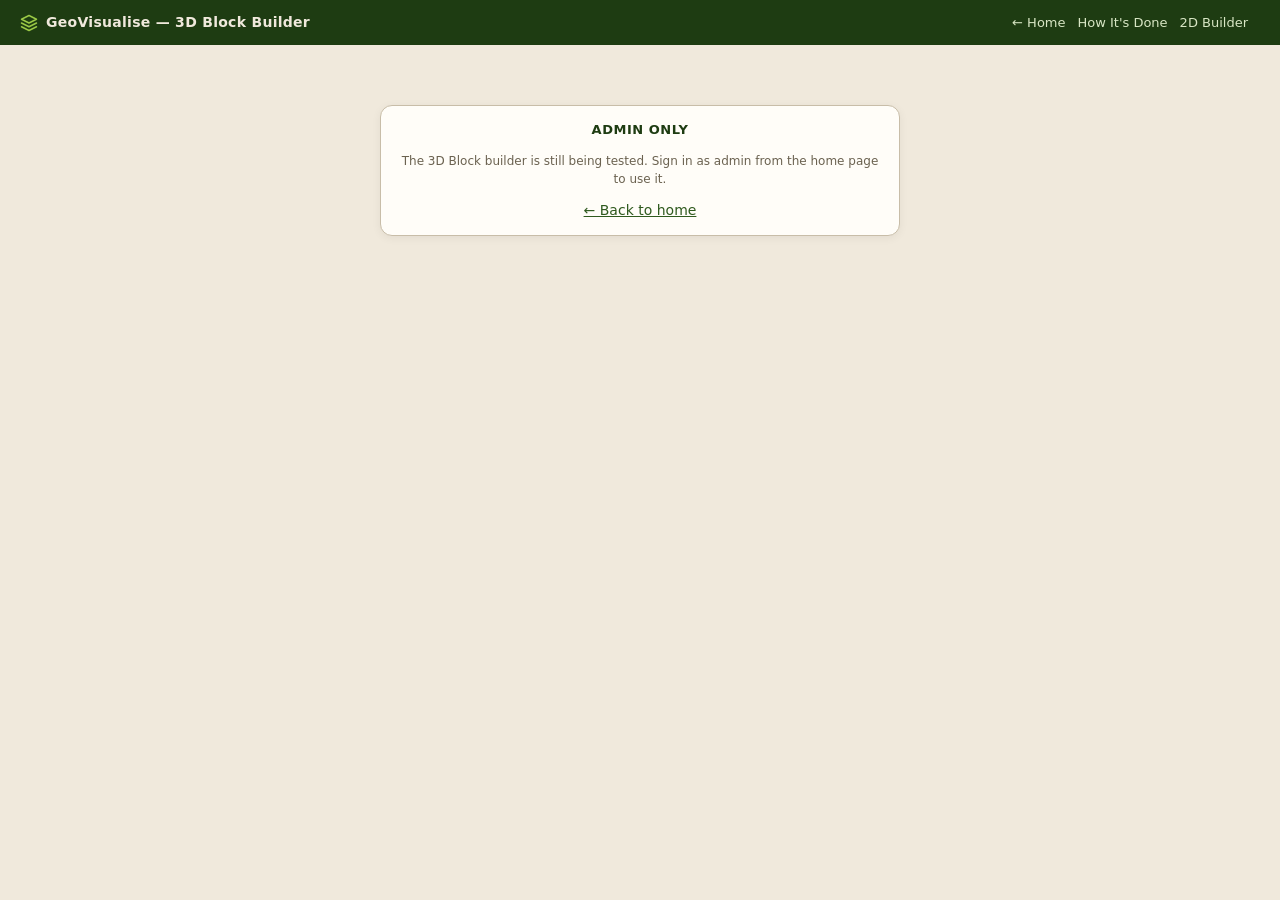
<file: web/builder3d.html>
<!DOCTYPE html>
<html lang="en">
<head>
  <meta charset="UTF-8">
  <meta name="viewport" content="width=device-width, initial-scale=1.0">
  <title>GeoVisualise — 3D Block Builder</title>
  <meta name="description" content="Build a 3D soil block from Hong Kong ground-investigation boreholes under the Lands Department 3D map, slice it, and export the section to GeoStudio or PLAXIS.">
  <link rel="icon" href="data:image/svg+xml,%3Csvg xmlns='http://www.w3.org/2000/svg' viewBox='0 0 24 24' fill='none' stroke='%239ac845' stroke-width='2'%3E%3Cpolygon points='12 2 2 7 12 12 22 7 12 2'/%3E%3Cpolyline points='2 17 12 22 22 17'/%3E%3Cpolyline points='2 12 12 17 22 12'/%3E%3C/svg%3E">
  <link rel="preconnect" href="https://cdn.jsdelivr.net" crossorigin>
  <link rel="preconnect" href="https://data.map.gov.hk" crossorigin>
  <script type="importmap">
  {
    "imports": {
      "three": "https://cdn.jsdelivr.net/npm/three@0.185.1/build/three.module.js",
      "three/addons/": "https://cdn.jsdelivr.net/npm/three@0.185.1/examples/jsm/",
      "3d-tiles-renderer/three": "https://cdn.jsdelivr.net/npm/3d-tiles-renderer@0.5.3/build/index.three.js",
      "3d-tiles-renderer/three/plugins": "https://cdn.jsdelivr.net/npm/3d-tiles-renderer@0.5.3/build/index.three-plugins.js"
    }
  }
  </script>
  <style>
    :root{
      --cream:#f0e9dc; --card:#fffdf8; --card2:#f7f2e8; --border:#c8bda8;
      --ink:#1a1a0f; --forest:#2f5a1e; --forest-d:#1e3c12; --gold:#8a6508; --muted:#6b6250;
    }
    *{box-sizing:border-box}
    body{margin:0;background:var(--cream);color:var(--ink);
      font-family:'Outfit','Segoe UI',system-ui,sans-serif;font-size:14px;line-height:1.5}
    a{color:var(--forest)}
    header{display:flex;align-items:center;flex-wrap:wrap;gap:8px 12px;padding:12px 20px;
      background:var(--forest-d);color:#f0e9dc}
    header .logo{display:flex;align-items:center;gap:8px;font-weight:600;letter-spacing:.02em}
    header .spacer{flex:1}
    header a{color:#d8e6c4;text-decoration:none;font-size:13px;white-space:nowrap}
    .wrap{display:grid;grid-template-columns:360px 1fr;gap:16px;padding:16px;max-width:1600px;margin:0 auto}
    .wrap>.panel{min-width:0}
    @media(max-width:940px){.wrap{grid-template-columns:1fr}}
    .panel{background:var(--card);border:1px solid var(--border);border-radius:12px;
      box-shadow:0 2px 10px rgba(0,0,0,.06);padding:14px}
    .panel h3{margin:14px 0 6px;font-size:13px;color:var(--forest-d);text-transform:uppercase;letter-spacing:.04em;font-weight:600}
    .panel h3:first-child{margin-top:0}
    label{display:block;font-size:12px;color:var(--muted);margin:8px 0 3px;font-weight:500}
    label.inline{display:flex;align-items:center;gap:6px;margin:4px 0;color:var(--ink);font-size:13px}
    label.inline input{width:auto}
    select,input{width:100%;padding:6px 8px;border:1px solid var(--border);border-radius:8px;
      background:var(--card2);font-family:inherit;font-size:13px;color:var(--ink)}
    input[type=range]{padding:0}
    button{cursor:pointer;border:none;border-radius:8px;padding:7px 12px;font-family:inherit;
      font-size:13px;font-weight:600;background:var(--forest);color:#fff}
    button:hover{background:var(--forest-d)}
    button:disabled{opacity:.5;cursor:not-allowed}
    button.ghost{background:var(--card2);color:var(--forest-d);border:1px solid var(--border)}
    button.gold{background:var(--gold)}
    .row{display:flex;gap:6px;flex-wrap:wrap;align-items:center;margin-top:6px}
    .hint{font-size:12px;color:var(--muted)}
    .status{font-size:12px;margin-top:6px;padding:6px 8px;border-radius:8px;background:var(--card2)}
    .status.err{background:#f6dcd6;color:#7a2416}
    .status.ok{background:#e3eed6;color:#24420f}
    .tabs{display:flex;flex-wrap:wrap;gap:4px;border-bottom:2px solid var(--border);margin-bottom:12px}
    .tab{padding:8px 14px;border-radius:8px 8px 0 0;background:transparent;color:var(--muted);
      font-weight:600;border:1px solid transparent;border-bottom:none}
    .tab:hover{background:var(--card2)}
    .tab.active{background:var(--card2);color:var(--forest-d);border-color:var(--border)}
    .tabpane{display:none}
    .tabpane.active{display:block}
    #map{height:70vh;min-height:380px;border-radius:10px;border:1px solid var(--border)}
    #view3d{position:relative;height:72vh;min-height:400px;border-radius:10px;overflow:hidden;
      background:#e9ede4;border:1px solid var(--border)}
    #view3d .tag{position:absolute;left:10px;top:10px;font-size:9px;font-weight:700;letter-spacing:1.8px;color:#ad7946;pointer-events:none}
    #view3d .tag b{display:block;font:400 11px 'Segoe UI',sans-serif;letter-spacing:0;color:#728079;margin-top:2px}
    #north{position:absolute;right:14px;top:12px;width:30px;height:30px;pointer-events:none;color:#253e38;
      font:700 10px 'Segoe UI',sans-serif;text-align:center;line-height:1}
    #north::after{content:'';display:block;margin:2px auto 0;width:0;height:0;
      border-left:6px solid transparent;border-right:6px solid transparent;border-bottom:16px solid #253e38}
    #view3d canvas{display:block}
    #view3d .overlay{position:absolute;left:10px;bottom:10px;font-size:11px;color:#3d3529;
      background:rgba(255,253,248,.85);padding:4px 8px;border-radius:6px;pointer-events:none}
    #sec-svg{width:100%;height:auto;background:#fff;border:1px solid var(--border);border-radius:10px}
    .legend div{display:flex;align-items:center;gap:6px;font-size:12.5px;margin:2px 0}
    .legend .sw,label .sw{width:14px;height:14px;border-radius:3px;border:1px solid #3d3529;flex:0 0 auto}
    .val{font-variant-numeric:tabular-nums;color:var(--forest-d);font-weight:600}
    .grid2{display:grid;grid-template-columns:1fr 1fr;gap:0 8px}
    .grid2 input{width:100%}
    #st-out table{width:100%;border-collapse:collapse;margin-top:4px}
    #st-out td{padding:2px 0;vertical-align:top} #st-out td:last-child{text-align:right;font-variant-numeric:tabular-nums;white-space:nowrap}
    #st-out .h{font-weight:700;padding-top:6px}
    #st-out .sw{display:inline-block;width:11px;height:11px;border-radius:2px;border:1px solid #3d3529;margin-right:5px;vertical-align:-1px}
    #locked{max-width:520px;margin:60px auto;text-align:center}
      /* inside the 2D builder's 3D tabs: no page chrome, no dataset picker, no own save */
    .embed header,.embed .solo{display:none}
    .embed body{background:transparent}
    .embed .wrap{padding:0;max-width:none}
    .embed .solo+h3{margin-top:0}
    /* one page, no inner tabs: the 3D block, then its section + export, then the boundary map */
    .embed .tabs{display:none}
    .embed .tabpane{display:block;margin-bottom:18px}
    .embed .out{display:flex;flex-direction:column}
    .embed [data-pane=block]{order:1} .embed [data-pane=section]{order:2} .embed [data-pane=map]{order:3}
    /* fixed heights: the frame grows to fit this page, so nothing here may depend on the frame's height */
    .embed #view3d{height:640px} .embed #map{height:420px}
    .stage{display:none} .embed .stage{display:block;margin:0 0 8px}
  </style>
  <script>if (new URLSearchParams(location.search).has('embed')) document.documentElement.classList.add('embed');</script>
</head>
<body>
  <header>
    <span class="logo">
      <svg width="18" height="18" viewBox="0 0 24 24" fill="none" stroke="#9ac845" stroke-width="2" stroke-linecap="round" stroke-linejoin="round">
        <polygon points="12 2 2 7 12 12 22 7 12 2"></polygon>
        <polyline points="2 17 12 22 22 17"></polyline>
        <polyline points="2 12 12 17 22 12"></polyline>
      </svg>
      GeoVisualise — 3D Block Builder
    </span>
    <span class="spacer"></span>
    <a href="index.html">← Home</a>
    <a href="how.html">How It's Done</a>
    <a href="builder.html">2D Builder</a>
    <span id="auth-slot"></span>
  </header>

  <div id="locked" class="panel" style="display:none">
    <h3>Admin only</h3>
    <p class="hint">The 3D Block builder is still being tested. Sign in as admin from the home page to use it.</p>
    <a href="index.html">← Back to home</a>
  </div>

  <div class="wrap" id="app" style="display:none">
    <!-- ── CONTROLS ── -->
    <div class="panel">
      <div class="solo">
      <h3>1 · Dataset</h3>
      <select id="ds-select"></select>
      <div class="row">
        <button id="ds-load">Load</button>
        <label class="ghost" style="margin:0"><input type="file" id="ds-file" accept=".csv,text/csv" style="display:none">
          <span class="hint" style="cursor:pointer;text-decoration:underline">or open a project CSV…</span></label>
      </div>
      <div id="ds-note" class="status" style="display:none"></div>
      </div>

      <h3>2 · Site boundary</h3>
      <div class="hint">Draw the area the block should fill on the site map.</div>
      <div class="row">
        <button id="bd-draw">Draw boundary</button>
        <button class="ghost" id="bd-fit">Box around boreholes</button>
      </div>
      <div id="bd-info" class="hint" style="margin-top:4px"></div>

      <h3>3 · Block</h3>
      <label>Top of soil follows</label>
      <label class="inline"><input type="radio" name="top" value="dtm" checked> Lands Dept bare-earth ground model</label>
      <label class="inline"><input type="radio" name="top" value="bh"> Borehole ground levels</label>
      <div class="hint">Where there are AGS boreholes, the 0.5 m LiDAR ground (CEDD 2020) loads by itself when you build.</div>
      <label for="lidar-file" title="Elsewhere the ground model is on a 5 m grid. You can add your own CEDD RASTER-DTM tiles from sdportal.cedd.gov.hk; they stay on your computer.">Your own 0.5 m LiDAR tile(s) (.tif) — optional</label>
      <input type="file" id="lidar-file" accept=".tif,.tiff,image/tiff" multiple>
      <div id="lidar-note" class="status" style="display:none"></div>
      <div class="hint">LiDAR data © CEDD, HKSAR Government. Your own tiles are kept for this visit only.</div>
      <label for="base">Block base level (mPD) — blank = 5 m below the deepest hole</label>
      <input type="number" id="base" step="1" placeholder="auto">
      <label for="detail">Detail</label>
      <select id="detail">
        <option value="60">Coarse (fast)</option>
        <option value="120" selected>Normal</option>
        <option value="200">Fine</option>
        <option value="300">Very fine (for 0.5 m LiDAR, slower)</option>
      </select>
      <label class="inline"><input type="checkbox" id="use-tp"> Include trial pits</label>
      <div class="row"><button class="gold" id="build">Build 3D block</button></div>
      <div id="build-note" class="status" style="display:none"></div>

      <h3>Layers</h3>
      <div id="legend" class="legend hint">Build the block to see its layers.</div>

      <h3>View</h3>
      <label>Vertical exaggeration <span class="val" id="vex-val">1×</span></label>
      <input type="range" id="vex" min="1" max="5" step="0.5" value="1">
      <label class="inline" title="The top of the block in one ground colour with contour lines every 2 m, so only the sides and the cut show geology."><input type="checkbox" id="terr-on" checked> <span class="sw" style="background:#7f9f73"></span> Terrain surface + 2 m contours</label>
      <label class="inline" title="Existing buildings standing inside the site boundary (Lands Dept building map: outline + roof level), drawn as plain white blocks. They are cut away with the ground when you slice a section."><input type="checkbox" id="bld-on" checked> <span class="sw" style="background:#f1f1ea"></span> Existing buildings (white blocks)</label>
      <label class="inline" title="Roads from the Lands Dept road centre lines, drawn at a typical width for each road type (no widths are published). Bridges, flyovers and footbridges from the Highways Dept structure outlines, with the deck level taken from the Lands Dept 5 m ground model. Trimmed to the site boundary and cut away with the ground."><input type="checkbox" id="infra-on" checked> <span class="sw" style="background:#f1f1ea"></span> Roads &amp; bridges (white)</label>
      <label class="inline"><input type="checkbox" id="mesh-on"> Lands Dept 3D photo map</label>
      <label class="inline" title="The photo map is the top of the trees and roofs. Inside the boundary it is laid flat on the block's ground surface; just outside, trees are lowered gradually."><input type="checkbox" id="mesh-flat" checked> Remove trees &amp; buildings over the site</label>
      <label>Photo map opacity <span class="val" id="mesh-op-val">100%</span></label>
      <input type="range" id="mesh-op" min="0" max="1" step="0.05" value="1">
      <label>Photo map height adjustment (m) <span class="val" id="mesh-dz-val"></span></label>
      <div class="row" style="margin-top:0">
        <input type="number" id="mesh-dz" step="0.1" value="0" style="width:110px">
        <button class="ghost" id="mesh-level" title="Line the photo map up with the ground levels again">Auto-level</button>
      </div>
      <label class="inline"><input type="checkbox" id="holes-on"> Show boreholes</label>

      <h3>4 · Slice</h3>
      <label class="inline"><input type="checkbox" id="sl-on"> Cut the block</label>
      <div class="hint">In the 3D view, drag the arrow to move the cut and the ring to turn it. The sliders do the same.</div>
      <label>Direction (° from north) <span class="val" id="sl-az-val">90°</span></label>
      <input type="range" id="sl-az" min="0" max="179" step="1" value="90">
      <label>Position <span class="val" id="sl-off-val">0 m</span></label>
      <input type="range" id="sl-off" min="-100" max="100" step="0.5" value="0">
      <label class="inline"><input type="checkbox" id="sl-flip"> Keep the other side</label>
      <div class="row"><button class="ghost" id="sl-look">Face the cut</button></div>

      <h3>5 · Proposed structure</h3>
      <label class="inline"><input type="checkbox" id="st-on"> Add a proposed structure (a box)</label>
      <div id="st-form" style="display:none">
        <div class="hint">Place a box on the site to see what ground it sits in and how much digging or filling it needs. It shows on the map, in the 3D view and on the section, and updates as you type.</div>
        <div class="row">
          <button class="ghost" id="st-place" title="Then click the spot on the site map">Place on map</button>
          <button class="ghost" id="st-centre" title="Move it to the middle of the site boundary">Centre of site</button>
        </div>
        <div class="grid2">
          <div><label for="st-e">Easting (m)</label><input type="number" id="st-e" step="0.5"></div>
          <div><label for="st-n">Northing (m)</label><input type="number" id="st-n" step="0.5"></div>
          <div><label for="st-len">Length (m)</label><input type="number" id="st-len" min="1" step="0.5"></div>
          <div><label for="st-wid">Width (m)</label><input type="number" id="st-wid" min="1" step="0.5"></div>
        </div>
        <label for="st-rot" title="Bearing of the long side, clockwise from north. 0° = the length runs north–south, 90° = east–west.">Rotation (° from north) <span class="val" id="st-rot-val">0°</span></label>
        <input type="range" id="st-rot" min="0" max="179" step="1" value="0">
        <div class="grid2">
          <div><label for="st-found" title="Level of the underside of the structure">Founding level (mPD)</label><input type="number" id="st-found" step="0.5"></div>
          <div><label for="st-height" title="From the founding level up to the top">Height (m)</label><input type="number" id="st-height" min="0.5" step="0.5"></div>
        </div>
        <div id="st-out" class="status" style="display:none"></div>
      </div>

      <div class="solo">
      <h3>Save</h3>
      <div class="row">
        <button class="ghost" id="save-cloud" disabled title="Open one of your saved datasets to save back to it">Save changes</button>
        <button class="ghost" id="save-file">Download project CSV</button>
      </div>
      <div id="save-note" class="status" style="display:none"></div>
      </div>
    </div>

    <!-- ── OUTPUT ── -->
    <div class="panel out">
      <div class="tabs">
        <button class="tab active" data-tab="map">1 · Site Map</button>
        <button class="tab" data-tab="block">2 · 3D Block</button>
        <button class="tab" data-tab="section">3 · Section &amp; Export</button>
      </div>
      <div class="tabpane active" data-pane="map">
        <h3 class="stage">Site boundary map</h3>
        <div id="map"></div>
        <div class="hint" style="margin-top:6px">Green dots: boreholes in the dataset. Orange: site boundary. Red: slice line (A → B). Brown: proposed structure (drag its pin to move it).</div>
      </div>
      <div class="tabpane" data-pane="block">
        <div id="view3d">
          <div class="tag">CONCEPT MODEL<b>Layers are estimated between boreholes · not for construction</b></div>
          <div id="north">N</div>
          <div class="overlay" id="view-info">Drag to rotate · right-drag to pan · scroll to zoom · with the cut on: drag the arrow to move it, the ring to turn it</div>
        </div>
        <div class="row">
          <button class="ghost" id="exp-view" disabled title="A picture of the 3D view exactly as it is on screen">Download 3D view (PNG)</button>
          <button class="ghost" id="exp-glb" disabled title="The whole block, buildings, roads and structure as a 3D model file, true scale, in metres. Opens in Blender, Windows 3D Viewer, or any glTF viewer.">Download 3D model (GLB)</button>
        </div>
        <div id="view-note" class="status" style="display:none"></div>
      </div>
      <div class="tabpane" data-pane="section">
        <h3 class="stage">3D cross-section &amp; export</h3>
        <div id="sec-empty" class="hint">Turn on “Cut the block” to get a section.</div>
        <svg id="sec-svg" style="display:none" xmlns="http://www.w3.org/2000/svg"></svg>
        <div class="row">
          <button id="exp-dxf" disabled>Download DXF (GeoStudio / PLAXIS 2D)</button>
          <button class="ghost" id="exp-png" disabled>Download PNG</button>
        </div>
        <div class="hint" style="margin-top:6px">DXF is at true scale (no exaggeration): x = chainage from A (m), y = level (mPD), one closed outline per layer.
          GeoStudio: File › Import › CAD drawing. PLAXIS 2D: Structures › Import geometry.</div>
      </div>
    </div>
  </div>

  <script src="admin.js"></script>
  <script>
    // Same client-side admin gate as the 3D features in the 2D builder (not real security).
    document.getElementById(window.GeoAdmin.isAdmin() ? 'app' : 'locked').style.display = '';
  </script>
  <script type="module" src="builder3d.js"></script>
</body>
</html>
</file>
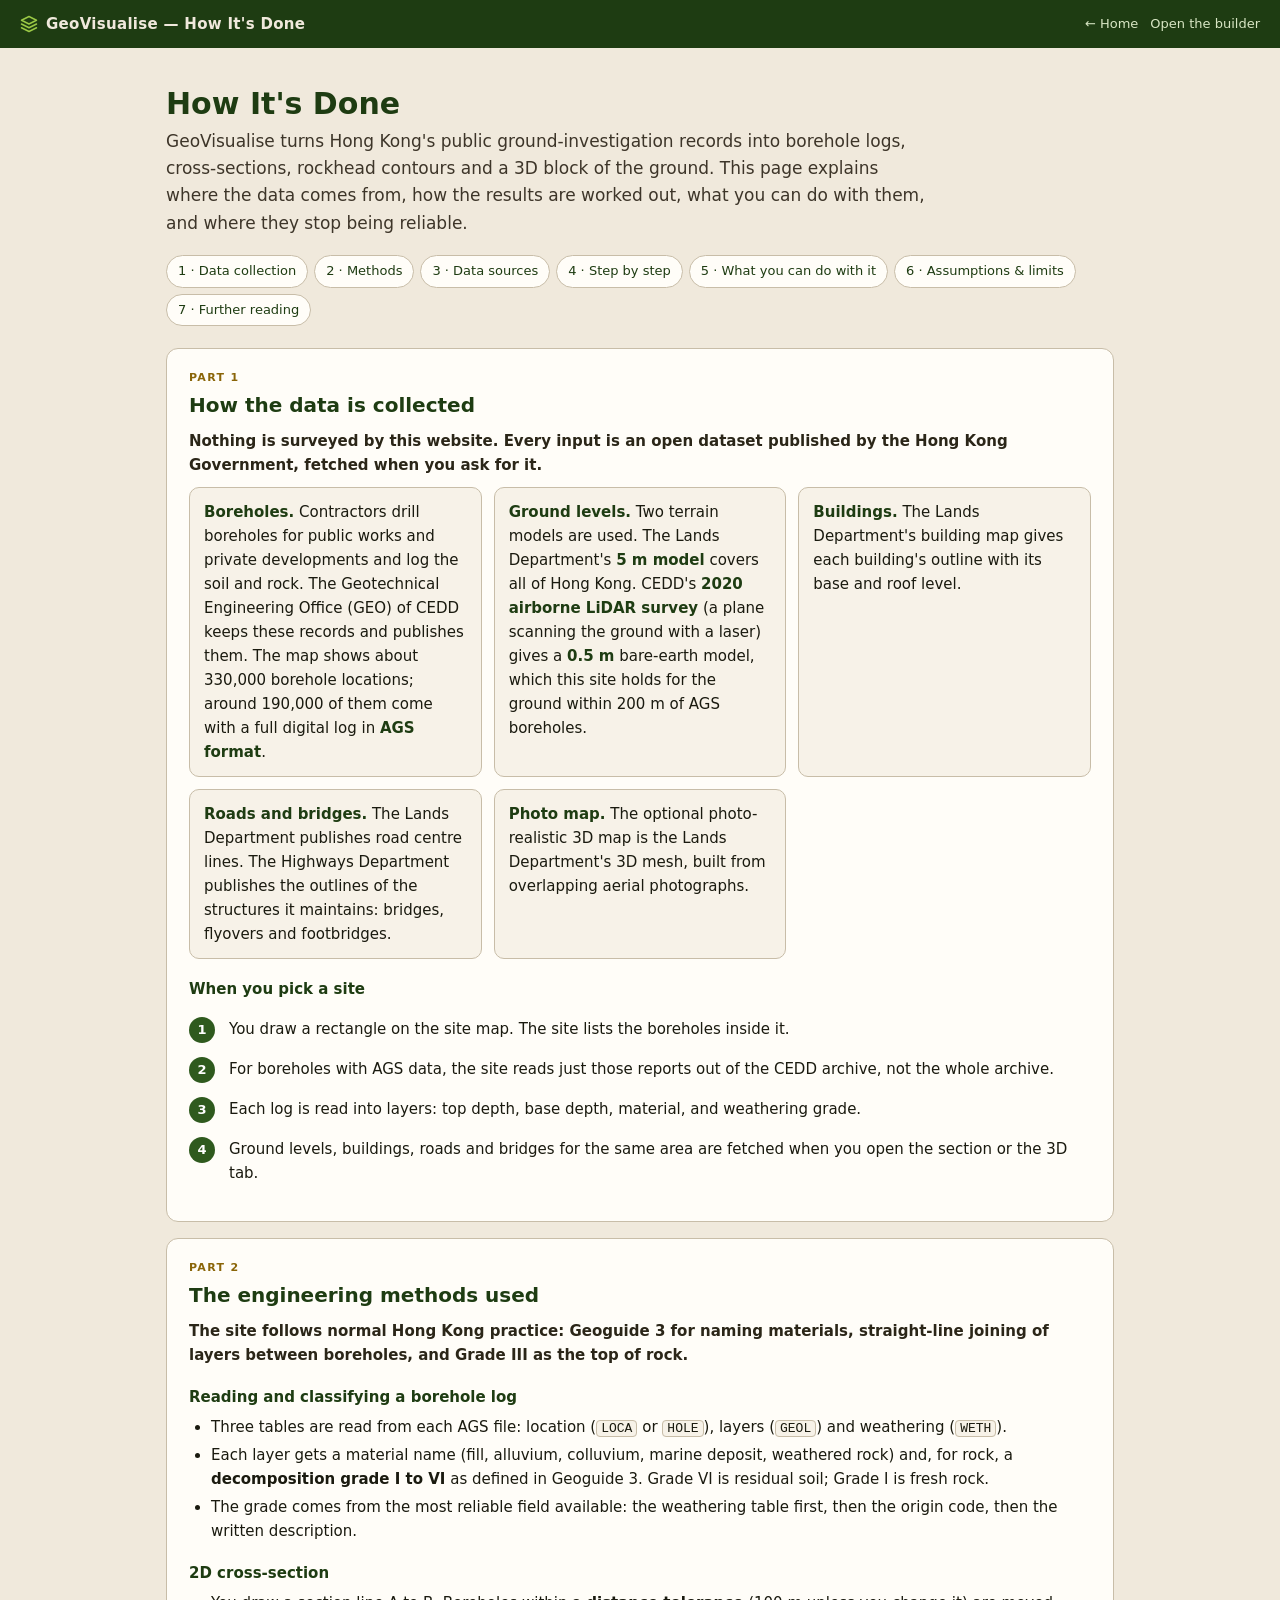
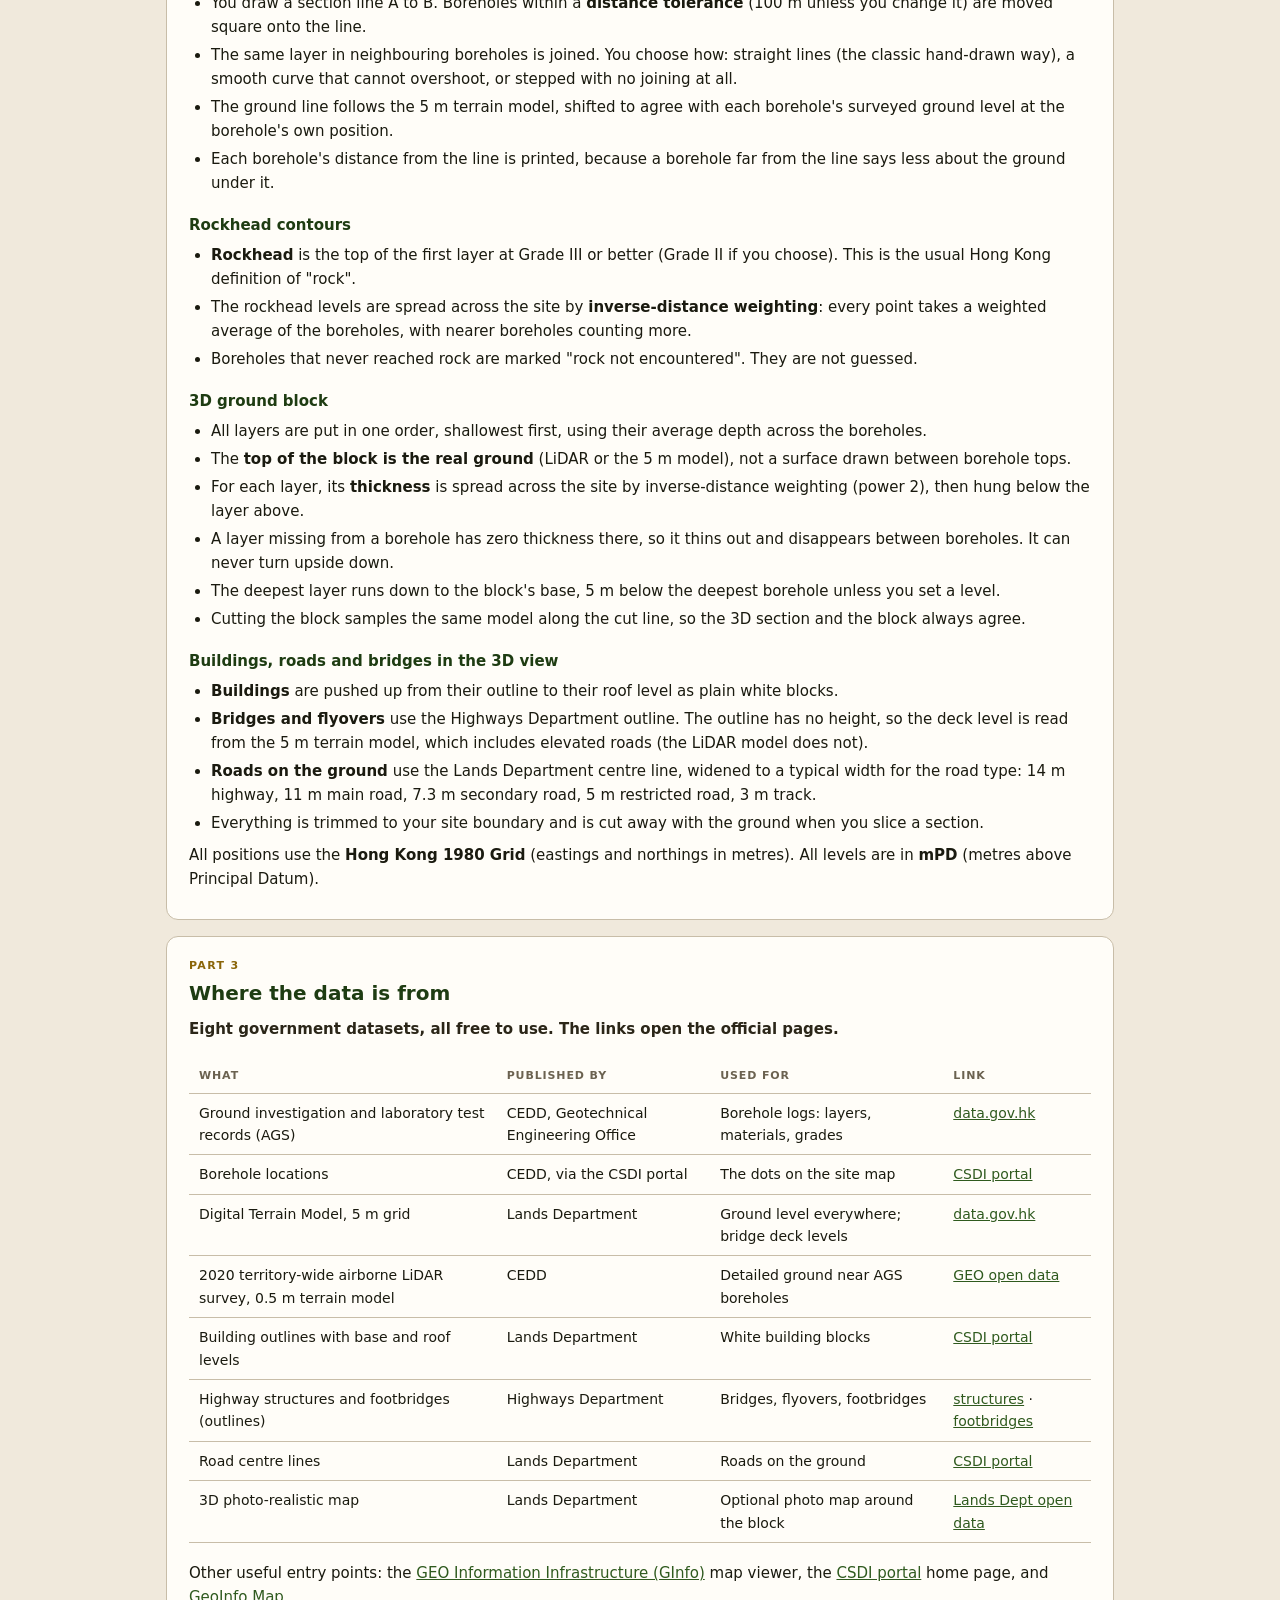
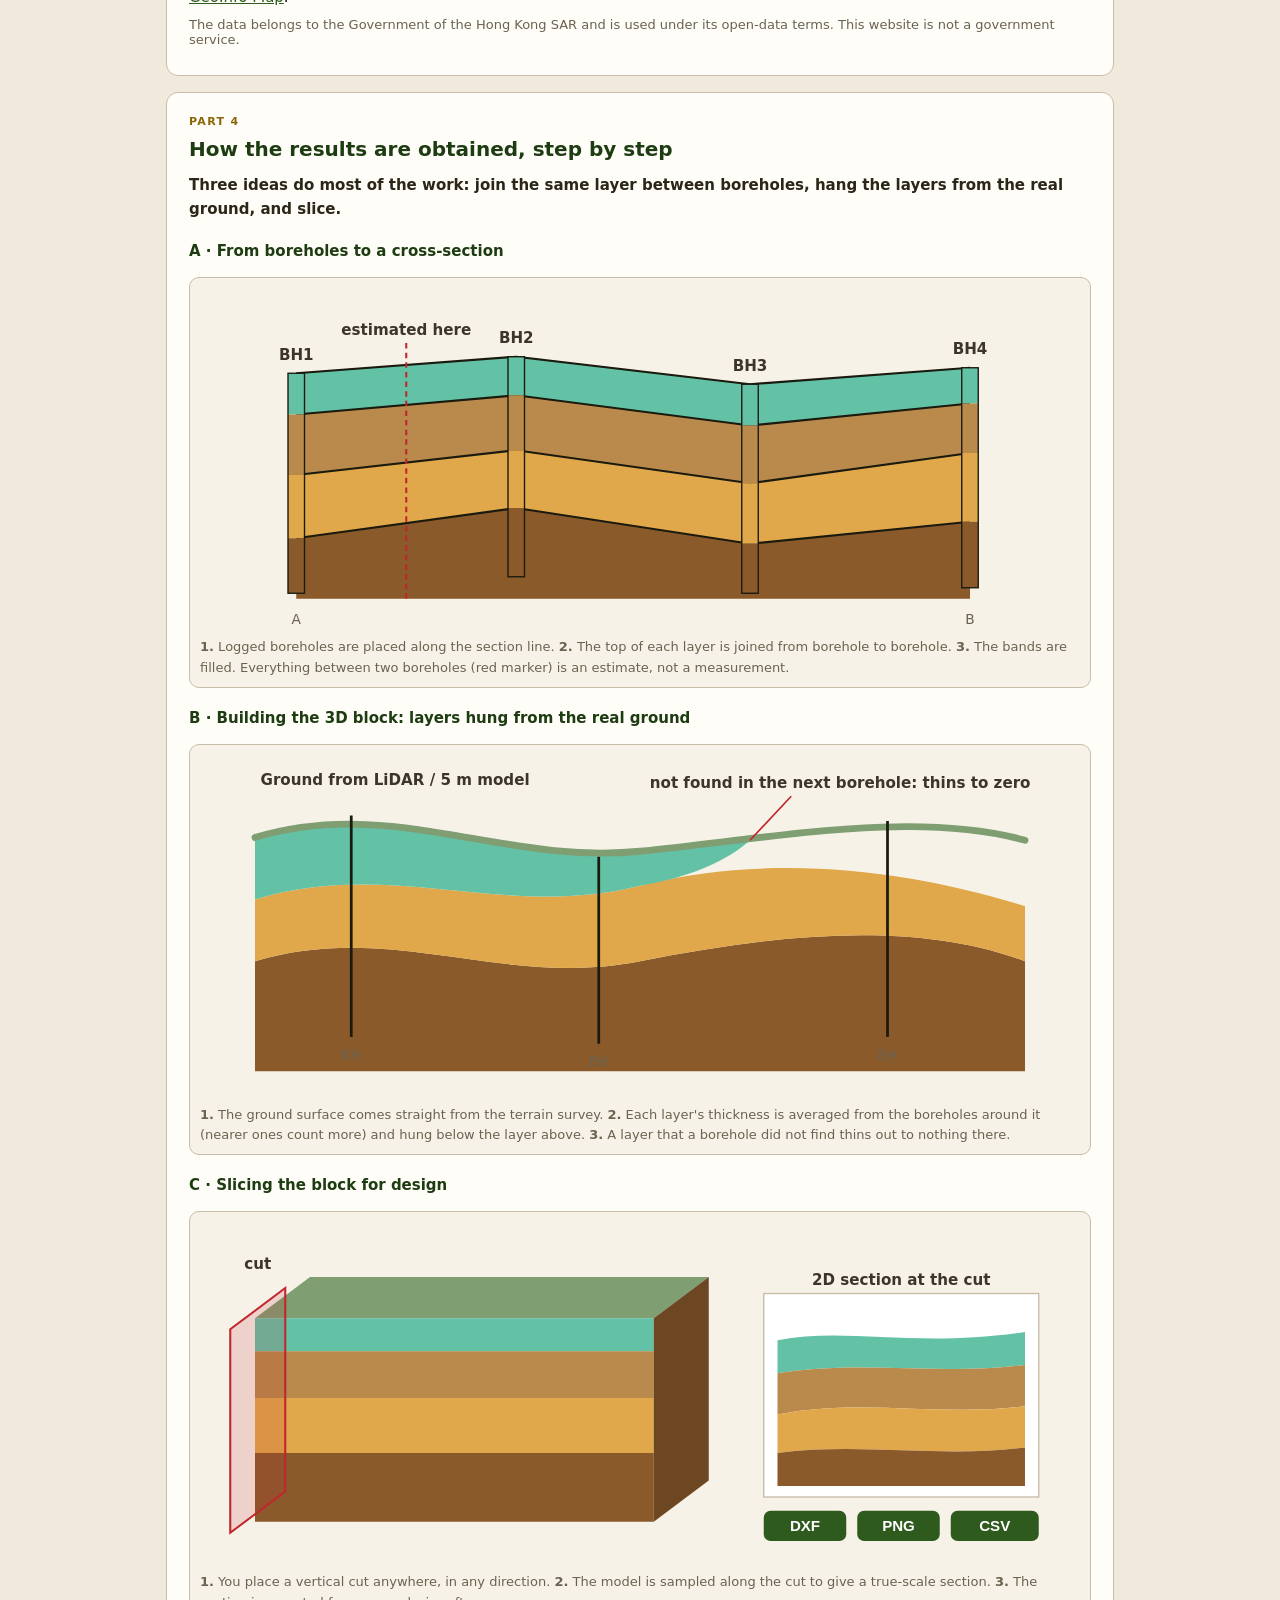
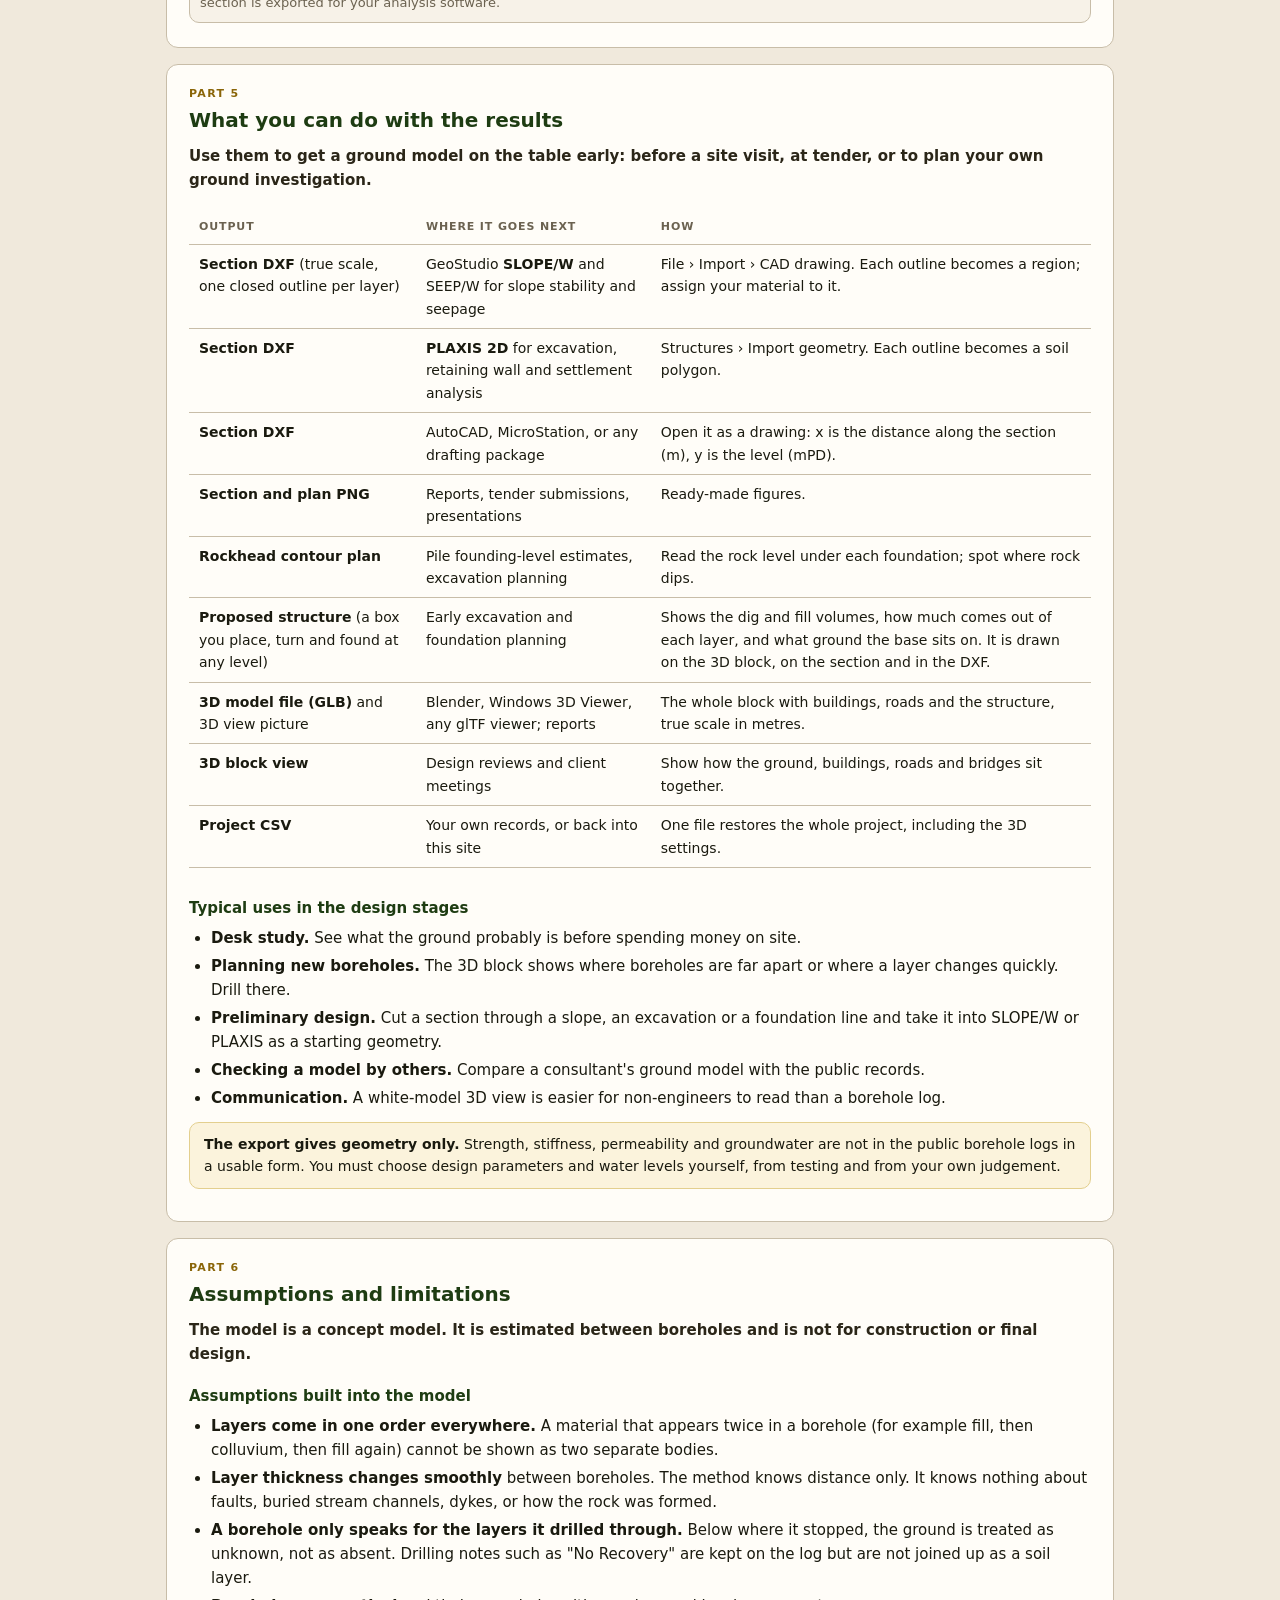
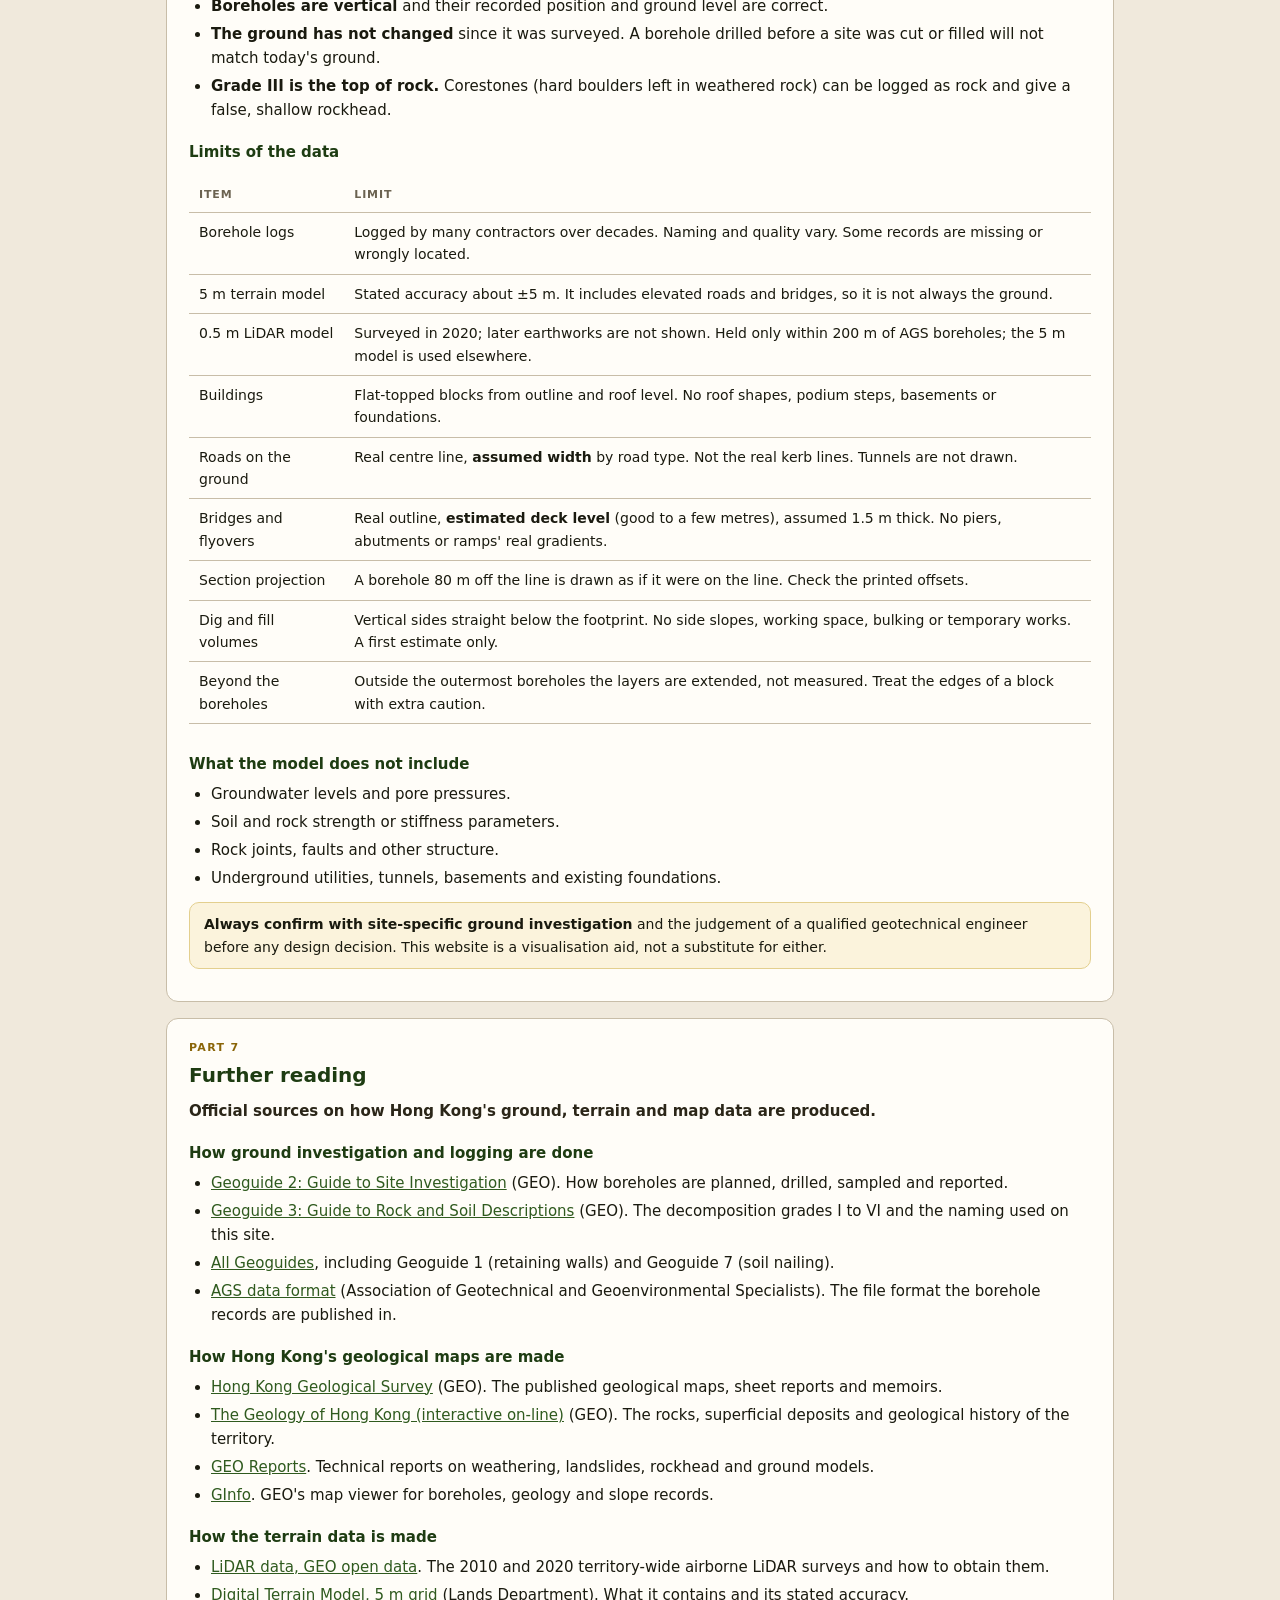
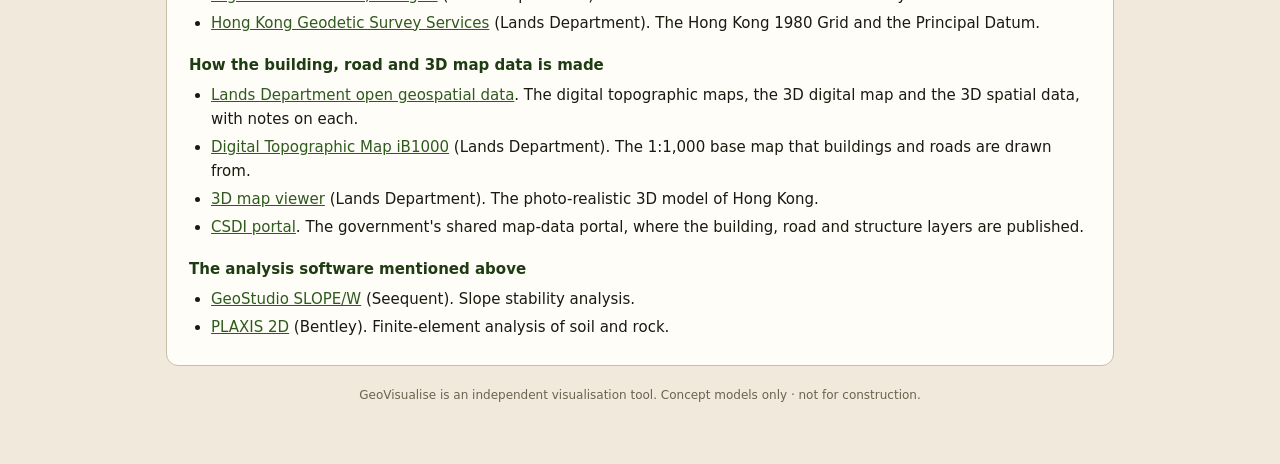
<file: web/how.html>
<!DOCTYPE html>
<html lang="en">
<head>
  <meta charset="UTF-8">
  <meta name="viewport" content="width=device-width, initial-scale=1.0">
  <title>GeoVisualise — How It's Done</title>
  <meta name="description" content="Where GeoVisualise gets its Hong Kong borehole, terrain, building and road data, how the cross-sections and the 3D ground model are worked out, what you can do with them, and their limits.">
  <link rel="icon" href="data:image/svg+xml,%3Csvg xmlns='http://www.w3.org/2000/svg' viewBox='0 0 24 24' fill='none' stroke='%239ac845' stroke-width='2'%3E%3Cpolygon points='12 2 2 7 12 12 22 7 12 2'/%3E%3Cpolyline points='2 17 12 22 22 17'/%3E%3Cpolyline points='2 12 12 17 22 12'/%3E%3C/svg%3E">
  <style>
    :root{
      --cream:#f0e9dc; --card:#fffdf8; --card2:#f7f2e8; --border:#c8bda8;
      --ink:#1a1a0f; --forest:#2f5a1e; --forest-d:#1e3c12; --gold:#8a6508; --muted:#6b6250;
      --fill:#63c2a6; --coll:#b98a4b; --soil:#e0a84a; --rock:#8a5a2b; --sage:#7f9f73;
    }
    *{box-sizing:border-box}
    body{margin:0;background:var(--cream);color:var(--ink);
      font-family:'Outfit','Segoe UI',system-ui,sans-serif;font-size:15px;line-height:1.6}
    a{color:var(--forest)}
    header{display:flex;align-items:center;flex-wrap:wrap;gap:8px 12px;padding:12px 20px;
      background:var(--forest-d);color:#f0e9dc}
    header .logo{display:flex;align-items:center;gap:8px;font-weight:600;letter-spacing:.02em}
    header .spacer{flex:1}
    header a{color:#d8e6c4;text-decoration:none;font-size:13px;white-space:nowrap}
    main{max-width:980px;margin:0 auto;padding:20px 16px 60px}
    h1{font-size:30px;line-height:1.2;margin:18px 0 6px;color:var(--forest-d)}
    .lede{font-size:17px;color:#3d3529;margin:0 0 18px;max-width:760px}
    nav.toc{display:flex;flex-wrap:wrap;gap:6px;margin:0 0 22px}
    nav.toc a{padding:5px 11px;border:1px solid var(--border);border-radius:999px;background:var(--card);
      text-decoration:none;font-size:13px;color:var(--forest-d)}
    section{background:var(--card);border:1px solid var(--border);border-radius:12px;padding:20px 22px;margin:0 0 16px}
    h2{font-size:20px;margin:0 0 4px;color:var(--forest-d)}
    h2 small{display:block;font-size:11px;font-weight:700;letter-spacing:.12em;text-transform:uppercase;color:var(--gold);margin-bottom:2px}
    h3{font-size:15px;margin:18px 0 4px;color:var(--forest-d)}
    p{margin:8px 0}
    ul,ol{margin:6px 0;padding-left:22px}
    li{margin:4px 0}
    .answer{font-weight:600;color:#2b2618}
    table{width:100%;border-collapse:collapse;font-size:14px;margin:10px 0}
    th,td{text-align:left;vertical-align:top;padding:8px 10px;border-bottom:1px solid var(--border)}
    th{font-size:11px;letter-spacing:.08em;text-transform:uppercase;color:var(--muted)}
    .scroll{overflow-x:auto}
    .grid{display:grid;grid-template-columns:repeat(auto-fit,minmax(250px,1fr));gap:12px;margin:10px 0}
    .card{background:var(--card2);border:1px solid var(--border);border-radius:10px;padding:12px 14px}
    .card b{color:var(--forest-d)}
    figure{margin:14px 0 4px;background:var(--card2);border:1px solid var(--border);border-radius:10px;padding:10px 10px 8px}
    figure svg{display:block;width:100%;height:auto}
    figcaption{font-size:13px;color:var(--muted);margin-top:6px}
    .note{background:#fbf3dc;border:1px solid #e3cf8e;border-radius:10px;padding:10px 14px;margin:12px 0;font-size:14px}
    .steps{counter-reset:s;list-style:none;padding:0;margin:10px 0}
    .steps li{counter-increment:s;position:relative;padding:6px 0 6px 40px}
    .steps li::before{content:counter(s);position:absolute;left:0;top:6px;width:26px;height:26px;border-radius:50%;
      background:var(--forest);color:#fff;font-weight:700;font-size:13px;display:grid;place-items:center}
    code{background:var(--card2);border:1px solid var(--border);border-radius:4px;padding:0 4px;font-size:13px}
    footer{font-size:12px;color:var(--muted);text-align:center;margin-top:20px}

    /* ---- animations: each loops every 9 s; text labels are plain SVG text ---- */
    .lbl{font:600 11px 'Segoe UI',system-ui,sans-serif;fill:#3d3529}
    .sm{font:400 10px 'Segoe UI',system-ui,sans-serif;fill:#6b6250}
    @keyframes drop   {0%,4%{transform:translateY(-150px);opacity:0} 14%,100%{transform:none;opacity:1}}
    @keyframes draw   {0%,22%{stroke-dashoffset:1} 48%,100%{stroke-dashoffset:0}}
    @keyframes fadein {0%,48%{opacity:0} 66%,100%{opacity:1}}
    @keyframes probe  {0%,62%{opacity:0;transform:translateX(0)} 68%{opacity:1;transform:translateX(0)} 92%{opacity:1;transform:translateX(250px)} 100%{opacity:0;transform:translateX(250px)}}
    .a1 .hole{animation:drop 9s ease-out infinite}
    .a1 .hole:nth-of-type(2){animation-delay:.25s} .a1 .hole:nth-of-type(3){animation-delay:.5s} .a1 .hole:nth-of-type(4){animation-delay:.75s}
    .a1 .join{stroke-dasharray:1;animation:draw 9s ease-in-out infinite}
    .a1 .band{animation:fadein 9s ease-in-out infinite}
    .a1 .probe{animation:probe 9s linear infinite}

    @keyframes ground {0%,6%{stroke-dashoffset:1} 26%,100%{stroke-dashoffset:0}}
    @keyframes hang1  {0%,28%{opacity:0;transform:translateY(-14px)} 40%,100%{opacity:1;transform:none}}
    @keyframes hang2  {0%,42%{opacity:0;transform:translateY(-14px)} 54%,100%{opacity:1;transform:none}}
    @keyframes hang3  {0%,56%{opacity:0;transform:translateY(-14px)} 68%,100%{opacity:1;transform:none}}
    @keyframes pop    {0%,72%{opacity:0} 82%,100%{opacity:1}}
    .a2 .gl{stroke-dasharray:1;animation:ground 9s ease-in-out infinite}
    .a2 .l1{animation:hang1 9s ease-out infinite} .a2 .l2{animation:hang2 9s ease-out infinite} .a2 .l3{animation:hang3 9s ease-out infinite}
    .a2 .tag{animation:pop 9s ease-out infinite}

    @keyframes sweep  {0%,8%{transform:translateX(0)} 44%,100%{transform:translateX(170px)}}
    @keyframes gone   {0%,8%{clip-path:inset(0 0 0 0)} 44%,100%{clip-path:inset(0 0 0 52%)}}
    @keyframes sect   {0%,48%{opacity:0;transform:translateX(-30px)} 64%,100%{opacity:1;transform:none}}
    @keyframes out    {0%,70%{opacity:0;transform:translateY(8px)} 82%,100%{opacity:1;transform:none}}
    .a3 .knife{animation:sweep 9s ease-in-out infinite}
    .a3 .block{animation:gone 9s ease-in-out infinite}
    .a3 .sect{animation:sect 9s ease-out infinite}
    .a3 .out{animation:out 9s ease-out infinite} .a3 .out:nth-of-type(2){animation-delay:.3s} .a3 .out:nth-of-type(3){animation-delay:.6s}
    @media (prefers-reduced-motion:reduce){ figure svg *{animation:none!important} .a1 .join,.a2 .gl{stroke-dashoffset:0} }
    @media(max-width:600px){ h1{font-size:24px} section{padding:16px 14px} }
  </style>
</head>
<body>
  <header>
    <span class="logo">
      <svg width="18" height="18" viewBox="0 0 24 24" fill="none" stroke="#9ac845" stroke-width="2" stroke-linecap="round" stroke-linejoin="round">
        <polygon points="12 2 2 7 12 12 22 7 12 2"></polygon><polyline points="2 17 12 22 22 17"></polyline><polyline points="2 12 12 17 22 12"></polyline>
      </svg>
      GeoVisualise — How It's Done
    </span>
    <span class="spacer"></span>
    <a href="index.html">← Home</a>
    <a href="builder.html">Open the builder</a>
  </header>

  <main>
    <h1>How It's Done</h1>
    <p class="lede">GeoVisualise turns Hong Kong's public ground-investigation records into borehole logs,
      cross-sections, rockhead contours and a 3D block of the ground. This page explains where the data comes from,
      how the results are worked out, what you can do with them, and where they stop being reliable.</p>
    <nav class="toc" aria-label="On this page">
      <a href="#collect">1 · Data collection</a><a href="#methods">2 · Methods</a><a href="#sources">3 · Data sources</a>
      <a href="#animated">4 · Step by step</a><a href="#use">5 · What you can do with it</a>
      <a href="#limits">6 · Assumptions &amp; limits</a><a href="#read">7 · Further reading</a>
    </nav>

    <!-- 1 -->
    <section id="collect">
      <h2><small>Part 1</small>How the data is collected</h2>
      <p class="answer">Nothing is surveyed by this website. Every input is an open dataset published by the Hong Kong Government, fetched when you ask for it.</p>
      <div class="grid">
        <div class="card"><b>Boreholes.</b> Contractors drill boreholes for public works and private developments and log the soil and rock.
          The Geotechnical Engineering Office (GEO) of CEDD keeps these records and publishes them. The map shows about 330,000 borehole
          locations; around 190,000 of them come with a full digital log in <b>AGS format</b>.</div>
        <div class="card"><b>Ground levels.</b> Two terrain models are used. The Lands Department's <b>5 m model</b> covers all of Hong Kong.
          CEDD's <b>2020 airborne LiDAR survey</b> (a plane scanning the ground with a laser) gives a <b>0.5 m</b> bare-earth model, which
          this site holds for the ground within 200 m of AGS boreholes.</div>
        <div class="card"><b>Buildings.</b> The Lands Department's building map gives each building's outline with its base and roof level.</div>
        <div class="card"><b>Roads and bridges.</b> The Lands Department publishes road centre lines. The Highways Department publishes the
          outlines of the structures it maintains: bridges, flyovers and footbridges.</div>
        <div class="card"><b>Photo map.</b> The optional photo-realistic 3D map is the Lands Department's 3D mesh, built from overlapping
          aerial photographs.</div>
      </div>
      <h3>When you pick a site</h3>
      <ol class="steps">
        <li>You draw a rectangle on the site map. The site lists the boreholes inside it.</li>
        <li>For boreholes with AGS data, the site reads just those reports out of the CEDD archive, not the whole archive.</li>
        <li>Each log is read into layers: top depth, base depth, material, and weathering grade.</li>
        <li>Ground levels, buildings, roads and bridges for the same area are fetched when you open the section or the 3D tab.</li>
      </ol>
    </section>

    <!-- 2 -->
    <section id="methods">
      <h2><small>Part 2</small>The engineering methods used</h2>
      <p class="answer">The site follows normal Hong Kong practice: Geoguide 3 for naming materials, straight-line joining of layers between boreholes, and Grade III as the top of rock.</p>

      <h3>Reading and classifying a borehole log</h3>
      <ul>
        <li>Three tables are read from each AGS file: location (<code>LOCA</code> or <code>HOLE</code>), layers (<code>GEOL</code>) and weathering (<code>WETH</code>).</li>
        <li>Each layer gets a material name (fill, alluvium, colluvium, marine deposit, weathered rock) and, for rock, a
          <b>decomposition grade I to VI</b> as defined in Geoguide 3. Grade VI is residual soil; Grade I is fresh rock.</li>
        <li>The grade comes from the most reliable field available: the weathering table first, then the origin code, then the written description.</li>
      </ul>

      <h3>2D cross-section</h3>
      <ul>
        <li>You draw a section line A to B. Boreholes within a <b>distance tolerance</b> (100 m unless you change it) are moved square onto the line.</li>
        <li>The same layer in neighbouring boreholes is joined. You choose how: straight lines (the classic hand-drawn way), a smooth curve that cannot overshoot, or stepped with no joining at all.</li>
        <li>The ground line follows the 5 m terrain model, shifted to agree with each borehole's surveyed ground level at the borehole's own position.</li>
        <li>Each borehole's distance from the line is printed, because a borehole far from the line says less about the ground under it.</li>
      </ul>

      <h3>Rockhead contours</h3>
      <ul>
        <li><b>Rockhead</b> is the top of the first layer at Grade III or better (Grade II if you choose). This is the usual Hong Kong definition of "rock".</li>
        <li>The rockhead levels are spread across the site by <b>inverse-distance weighting</b>: every point takes a weighted average of the boreholes, with nearer boreholes counting more.</li>
        <li>Boreholes that never reached rock are marked "rock not encountered". They are not guessed.</li>
      </ul>

      <h3>3D ground block</h3>
      <ul>
        <li>All layers are put in one order, shallowest first, using their average depth across the boreholes.</li>
        <li>The <b>top of the block is the real ground</b> (LiDAR or the 5 m model), not a surface drawn between borehole tops.</li>
        <li>For each layer, its <b>thickness</b> is spread across the site by inverse-distance weighting (power 2), then hung below the layer above.</li>
        <li>A layer missing from a borehole has zero thickness there, so it thins out and disappears between boreholes. It can never turn upside down.</li>
        <li>The deepest layer runs down to the block's base, 5 m below the deepest borehole unless you set a level.</li>
        <li>Cutting the block samples the same model along the cut line, so the 3D section and the block always agree.</li>
      </ul>

      <h3>Buildings, roads and bridges in the 3D view</h3>
      <ul>
        <li><b>Buildings</b> are pushed up from their outline to their roof level as plain white blocks.</li>
        <li><b>Bridges and flyovers</b> use the Highways Department outline. The outline has no height, so the deck level is read from the 5 m terrain model, which includes elevated roads (the LiDAR model does not).</li>
        <li><b>Roads on the ground</b> use the Lands Department centre line, widened to a typical width for the road type: 14 m highway, 11 m main road, 7.3 m secondary road, 5 m restricted road, 3 m track.</li>
        <li>Everything is trimmed to your site boundary and is cut away with the ground when you slice a section.</li>
      </ul>
      <p>All positions use the <b>Hong Kong 1980 Grid</b> (eastings and northings in metres). All levels are in <b>mPD</b> (metres above Principal Datum).</p>
    </section>

    <!-- 3 -->
    <section id="sources">
      <h2><small>Part 3</small>Where the data is from</h2>
      <p class="answer">Eight government datasets, all free to use. The links open the official pages.</p>
      <div class="scroll">
      <table>
        <tr><th>What</th><th>Published by</th><th>Used for</th><th>Link</th></tr>
        <tr><td>Ground investigation and laboratory test records (AGS)</td><td>CEDD, Geotechnical Engineering Office</td><td>Borehole logs: layers, materials, grades</td>
          <td><a href="https://data.gov.hk/en-data/dataset/hk-cedd-csu-cedd-gi-lt" target="_blank" rel="noopener">data.gov.hk</a></td></tr>
        <tr><td>Borehole locations</td><td>CEDD, via the CSDI portal</td><td>The dots on the site map</td>
          <td><a href="https://portal.csdi.gov.hk/geoportal/?lang=en&amp;datasetId=cedd_rcd_1636517845149_16420" target="_blank" rel="noopener">CSDI portal</a></td></tr>
        <tr><td>Digital Terrain Model, 5 m grid</td><td>Lands Department</td><td>Ground level everywhere; bridge deck levels</td>
          <td><a href="https://data.gov.hk/en-data/dataset/hk-landsd-openmap-5m-grid-dtm" target="_blank" rel="noopener">data.gov.hk</a></td></tr>
        <tr><td>2020 territory-wide airborne LiDAR survey, 0.5 m terrain model</td><td>CEDD</td><td>Detailed ground near AGS boreholes</td>
          <td><a href="https://www.ginfo.cedd.gov.hk/GEOOpenData/eng/LIDAR.aspx" target="_blank" rel="noopener">GEO open data</a></td></tr>
        <tr><td>Building outlines with base and roof levels</td><td>Lands Department</td><td>White building blocks</td>
          <td><a href="https://portal.csdi.gov.hk/geoportal/?lang=en&amp;datasetId=landsd_rcd_1637211194312_35158" target="_blank" rel="noopener">CSDI portal</a></td></tr>
        <tr><td>Highway structures and footbridges (outlines)</td><td>Highways Department</td><td>Bridges, flyovers, footbridges</td>
          <td><a href="https://portal.csdi.gov.hk/geoportal/?lang=en&amp;datasetId=hyd_rcd_1632360050986_38630" target="_blank" rel="noopener">structures</a> ·
              <a href="https://portal.csdi.gov.hk/geoportal/?lang=en&amp;datasetId=hyd_rcd_1632360512481_74705" target="_blank" rel="noopener">footbridges</a></td></tr>
        <tr><td>Road centre lines</td><td>Lands Department</td><td>Roads on the ground</td>
          <td><a href="https://portal.csdi.gov.hk/geoportal/?lang=en&amp;datasetId=landsd_rcd_1637310758814_80061" target="_blank" rel="noopener">CSDI portal</a></td></tr>
        <tr><td>3D photo-realistic map</td><td>Lands Department</td><td>Optional photo map around the block</td>
          <td><a href="https://www.landsd.gov.hk/en/spatial-data/open-data.html" target="_blank" rel="noopener">Lands Dept open data</a></td></tr>
      </table>
      </div>
      <p>Other useful entry points: the <a href="https://ginfo.cedd.gov.hk/" target="_blank" rel="noopener">GEO Information Infrastructure (GInfo)</a> map viewer,
        the <a href="https://portal.csdi.gov.hk/" target="_blank" rel="noopener">CSDI portal</a> home page, and
        <a href="https://www.map.gov.hk/gm/" target="_blank" rel="noopener">GeoInfo Map</a>.</p>
      <p class="sm" style="font-size:13px;color:var(--muted)">The data belongs to the Government of the Hong Kong SAR and is used under its open-data terms. This website is not a government service.</p>
    </section>

    <!-- 4 -->
    <section id="animated">
      <h2><small>Part 4</small>How the results are obtained, step by step</h2>
      <p class="answer">Three ideas do most of the work: join the same layer between boreholes, hang the layers from the real ground, and slice.</p>

      <h3>A · From boreholes to a cross-section</h3>
      <figure class="a1" aria-label="Animation: four boreholes appear, their layers are joined, and the bands between them are filled in.">
        <svg viewBox="0 0 640 250" role="img">
          <!-- filled bands (appear last) -->
          <g class="band">
            <path d="M70 62 L230 50 L400 70 L560 58 L560 84 L400 100 L230 78 L70 92Z" fill="var(--fill)"/>
            <path d="M70 92 L230 78 L400 100 L560 84 L560 120 L400 142 L230 118 L70 136Z" fill="var(--coll)"/>
            <path d="M70 136 L230 118 L400 142 L560 120 L560 170 L400 186 L230 160 L70 182Z" fill="var(--soil)"/>
            <path d="M70 182 L230 160 L400 186 L560 170 L560 226 L70 226Z" fill="var(--rock)"/>
          </g>
          <!-- joins -->
          <g fill="none" stroke="#1a1a0f" stroke-width="1.6">
            <path class="join" pathLength="1" d="M70 62 L230 50 L400 70 L560 58"/>
            <path class="join" pathLength="1" d="M70 92 L230 78 L400 100 L560 84"/>
            <path class="join" pathLength="1" d="M70 136 L230 118 L400 142 L560 120"/>
            <path class="join" pathLength="1" d="M70 182 L230 160 L400 186 L560 170"/>
          </g>
          <!-- boreholes: each is a stack of coloured log segments -->
          <g class="hole"><rect x="64" y="62" width="12" height="30" fill="var(--fill)"/><rect x="64" y="92" width="12" height="44" fill="var(--coll)"/><rect x="64" y="136" width="12" height="46" fill="var(--soil)"/><rect x="64" y="182" width="12" height="40" fill="var(--rock)"/><rect x="64" y="62" width="12" height="160" fill="none" stroke="#1a1a0f"/><text class="lbl" x="70" y="52" text-anchor="middle">BH1</text></g>
          <g class="hole"><rect x="224" y="50" width="12" height="28" fill="var(--fill)"/><rect x="224" y="78" width="12" height="40" fill="var(--coll)"/><rect x="224" y="118" width="12" height="42" fill="var(--soil)"/><rect x="224" y="160" width="12" height="50" fill="var(--rock)"/><rect x="224" y="50" width="12" height="160" fill="none" stroke="#1a1a0f"/><text class="lbl" x="230" y="40" text-anchor="middle">BH2</text></g>
          <g class="hole"><rect x="394" y="70" width="12" height="30" fill="var(--fill)"/><rect x="394" y="100" width="12" height="42" fill="var(--coll)"/><rect x="394" y="142" width="12" height="44" fill="var(--soil)"/><rect x="394" y="186" width="12" height="36" fill="var(--rock)"/><rect x="394" y="70" width="12" height="152" fill="none" stroke="#1a1a0f"/><text class="lbl" x="400" y="60" text-anchor="middle">BH3</text></g>
          <g class="hole"><rect x="554" y="58" width="12" height="26" fill="var(--fill)"/><rect x="554" y="84" width="12" height="36" fill="var(--coll)"/><rect x="554" y="120" width="12" height="50" fill="var(--soil)"/><rect x="554" y="170" width="12" height="48" fill="var(--rock)"/><rect x="554" y="58" width="12" height="160" fill="none" stroke="#1a1a0f"/><text class="lbl" x="560" y="48" text-anchor="middle">BH4</text></g>
          <!-- "what is here?" marker sweeping between two boreholes -->
          <g class="probe"><line x1="150" y1="40" x2="150" y2="226" stroke="#c0262d" stroke-width="1.5" stroke-dasharray="4 3"/><text class="lbl" x="150" y="34" text-anchor="middle" fill="#c0262d">estimated here</text></g>
          <text class="sm" x="70" y="244" text-anchor="middle">A</text><text class="sm" x="560" y="244" text-anchor="middle">B</text>
        </svg>
        <figcaption><b>1.</b> Logged boreholes are placed along the section line. <b>2.</b> The top of each layer is joined from borehole to borehole.
          <b>3.</b> The bands are filled. Everything between two boreholes (red marker) is an estimate, not a measurement.</figcaption>
      </figure>

      <h3>B · Building the 3D block: layers hung from the real ground</h3>
      <figure class="a2" aria-label="Animation: the ground line is drawn from the terrain model, then each layer is hung below it in turn, with one layer thinning to nothing.">
        <svg viewBox="0 0 640 250" role="img">
          <path class="l3" d="M40 150 C140 120 220 170 320 150 S520 120 600 150 L600 230 L40 230Z" fill="var(--rock)"/>
          <path class="l2" d="M40 105 C140 75 220 120 320 95 S520 85 600 110 L600 150 C520 120 420 130 320 150 S140 120 40 150Z" fill="var(--soil)"/>
          <!-- top layer pinches out at x = 400 -->
          <path class="l1" d="M40 60 C140 30 220 80 320 70 C350 67 380 62 400 62 C380 80 350 90 320 95 C220 120 140 75 40 105Z" fill="var(--fill)"/>
          <path class="gl" pathLength="1" d="M40 60 C140 30 220 80 320 70 S520 40 600 62" fill="none" stroke="var(--sage)" stroke-width="5" stroke-linecap="round"/>
          <!-- boreholes as thin sticks -->
          <g stroke="#1a1a0f" stroke-width="2"><line x1="110" y1="44" x2="110" y2="205"/><line x1="290" y1="74" x2="290" y2="210"/><line x1="500" y1="48" x2="500" y2="205"/></g>
          <text class="lbl" x="44" y="22">Ground from LiDAR / 5 m model</text>
          <g class="tag">
            <line x1="400" y1="62" x2="430" y2="30" stroke="#c0262d" stroke-width="1.2"/>
            <text class="lbl" x="604" y="24" text-anchor="end" fill="#c0262d">not found in the next borehole: thins to zero</text>
          </g>
          <text class="sm" x="110" y="222" text-anchor="middle">BH</text><text class="sm" x="290" y="226" text-anchor="middle">BH</text><text class="sm" x="500" y="222" text-anchor="middle">BH</text>
        </svg>
        <figcaption><b>1.</b> The ground surface comes straight from the terrain survey. <b>2.</b> Each layer's thickness is averaged from the boreholes
          around it (nearer ones count more) and hung below the layer above. <b>3.</b> A layer that a borehole did not find thins out to nothing there.</figcaption>
      </figure>

      <h3>C · Slicing the block for design</h3>
      <figure class="a3" aria-label="Animation: a cutting plane moves across the block, removing one side, the cut face becomes a section, and export options appear.">
        <svg viewBox="0 0 640 250" role="img">
          <!-- the block, seen from the side-top: a layered slab with a green top -->
          <g class="block">
            <path d="M40 70 L330 70 L370 40 L80 40Z" fill="var(--sage)"/>
            <rect x="40" y="70" width="290" height="24" fill="var(--fill)"/><rect x="40" y="94" width="290" height="34" fill="var(--coll)"/>
            <rect x="40" y="128" width="290" height="40" fill="var(--soil)"/><rect x="40" y="168" width="290" height="50" fill="var(--rock)"/>
            <path d="M330 70 L370 40 L370 188 L330 218Z" fill="#6d4722"/>
          </g>
          <!-- the cutting plane -->
          <g class="knife">
            <path d="M22 78 L62 48 L62 196 L22 226Z" fill="rgba(192,38,45,.16)" stroke="#c0262d" stroke-width="1.5"/>
            <text class="lbl" x="42" y="34" text-anchor="middle" fill="#c0262d">cut</text>
          </g>
          <!-- the resulting 2D section -->
          <g class="sect">
            <rect x="410" y="52" width="200" height="148" fill="#fff" stroke="var(--border)"/>
            <path d="M420 86 C470 76 520 92 600 80 L600 104 C540 112 480 100 420 110Z" fill="var(--fill)"/>
            <path d="M420 110 C480 100 540 112 600 104 L600 134 C540 142 480 128 420 140Z" fill="var(--coll)"/>
            <path d="M420 140 C480 128 540 142 600 134 L600 164 C540 172 480 160 420 168Z" fill="var(--soil)"/>
            <path d="M420 168 C480 160 540 172 600 164 L600 192 L420 192Z" fill="var(--rock)"/>
            <text class="lbl" x="510" y="46" text-anchor="middle">2D section at the cut</text>
          </g>
          <g><g class="out"><rect x="410" y="210" width="60" height="22" rx="5" fill="var(--forest)"/><text x="440" y="225" text-anchor="middle" style="font:600 11px 'Segoe UI',sans-serif;fill:#fff">DXF</text></g>
             <g class="out"><rect x="478" y="210" width="60" height="22" rx="5" fill="var(--forest)"/><text x="508" y="225" text-anchor="middle" style="font:600 11px 'Segoe UI',sans-serif;fill:#fff">PNG</text></g>
             <g class="out"><rect x="546" y="210" width="64" height="22" rx="5" fill="var(--forest)"/><text x="578" y="225" text-anchor="middle" style="font:600 11px 'Segoe UI',sans-serif;fill:#fff">CSV</text></g></g>
        </svg>
        <figcaption><b>1.</b> You place a vertical cut anywhere, in any direction. <b>2.</b> The model is sampled along the cut to give a true-scale section.
          <b>3.</b> The section is exported for your analysis software.</figcaption>
      </figure>
    </section>

    <!-- 5 -->
    <section id="use">
      <h2><small>Part 5</small>What you can do with the results</h2>
      <p class="answer">Use them to get a ground model on the table early: before a site visit, at tender, or to plan your own ground investigation.</p>
      <div class="scroll">
      <table>
        <tr><th>Output</th><th>Where it goes next</th><th>How</th></tr>
        <tr><td><b>Section DXF</b> (true scale, one closed outline per layer)</td><td>GeoStudio <b>SLOPE/W</b> and SEEP/W for slope stability and seepage</td>
          <td>File › Import › CAD drawing. Each outline becomes a region; assign your material to it.</td></tr>
        <tr><td><b>Section DXF</b></td><td><b>PLAXIS 2D</b> for excavation, retaining wall and settlement analysis</td>
          <td>Structures › Import geometry. Each outline becomes a soil polygon.</td></tr>
        <tr><td><b>Section DXF</b></td><td>AutoCAD, MicroStation, or any drafting package</td><td>Open it as a drawing: x is the distance along the section (m), y is the level (mPD).</td></tr>
        <tr><td><b>Section and plan PNG</b></td><td>Reports, tender submissions, presentations</td><td>Ready-made figures.</td></tr>
        <tr><td><b>Rockhead contour plan</b></td><td>Pile founding-level estimates, excavation planning</td><td>Read the rock level under each foundation; spot where rock dips.</td></tr>
        <tr><td><b>Proposed structure</b> (a box you place, turn and found at any level)</td><td>Early excavation and foundation planning</td>
          <td>Shows the dig and fill volumes, how much comes out of each layer, and what ground the base sits on. It is drawn on the 3D block, on the section and in the DXF.</td></tr>
        <tr><td><b>3D model file (GLB)</b> and 3D view picture</td><td>Blender, Windows 3D Viewer, any glTF viewer; reports</td><td>The whole block with buildings, roads and the structure, true scale in metres.</td></tr>
        <tr><td><b>3D block view</b></td><td>Design reviews and client meetings</td><td>Show how the ground, buildings, roads and bridges sit together.</td></tr>
        <tr><td><b>Project CSV</b></td><td>Your own records, or back into this site</td><td>One file restores the whole project, including the 3D settings.</td></tr>
      </table>
      </div>
      <h3>Typical uses in the design stages</h3>
      <ul>
        <li><b>Desk study.</b> See what the ground probably is before spending money on site.</li>
        <li><b>Planning new boreholes.</b> The 3D block shows where boreholes are far apart or where a layer changes quickly. Drill there.</li>
        <li><b>Preliminary design.</b> Cut a section through a slope, an excavation or a foundation line and take it into SLOPE/W or PLAXIS as a starting geometry.</li>
        <li><b>Checking a model by others.</b> Compare a consultant's ground model with the public records.</li>
        <li><b>Communication.</b> A white-model 3D view is easier for non-engineers to read than a borehole log.</li>
      </ul>
      <div class="note"><b>The export gives geometry only.</b> Strength, stiffness, permeability and groundwater are not in the public borehole logs in a usable form.
        You must choose design parameters and water levels yourself, from testing and from your own judgement.</div>
    </section>

    <!-- 6 -->
    <section id="limits">
      <h2><small>Part 6</small>Assumptions and limitations</h2>
      <p class="answer">The model is a concept model. It is estimated between boreholes and is not for construction or final design.</p>
      <h3>Assumptions built into the model</h3>
      <ul>
        <li><b>Layers come in one order everywhere.</b> A material that appears twice in a borehole (for example fill, then colluvium, then fill again) cannot be shown as two separate bodies.</li>
        <li><b>Layer thickness changes smoothly</b> between boreholes. The method knows distance only. It knows nothing about faults, buried stream channels, dykes, or how the rock was formed.</li>
        <li><b>A borehole only speaks for the layers it drilled through.</b> Below where it stopped, the ground is treated as unknown, not as absent. Drilling notes such as "No Recovery" are kept on the log but are not joined up as a soil layer.</li>
        <li><b>Boreholes are vertical</b> and their recorded position and ground level are correct.</li>
        <li><b>The ground has not changed</b> since it was surveyed. A borehole drilled before a site was cut or filled will not match today's ground.</li>
        <li><b>Grade III is the top of rock.</b> Corestones (hard boulders left in weathered rock) can be logged as rock and give a false, shallow rockhead.</li>
      </ul>
      <h3>Limits of the data</h3>
      <div class="scroll">
      <table>
        <tr><th>Item</th><th>Limit</th></tr>
        <tr><td>Borehole logs</td><td>Logged by many contractors over decades. Naming and quality vary. Some records are missing or wrongly located.</td></tr>
        <tr><td>5 m terrain model</td><td>Stated accuracy about ±5 m. It includes elevated roads and bridges, so it is not always the ground.</td></tr>
        <tr><td>0.5 m LiDAR model</td><td>Surveyed in 2020; later earthworks are not shown. Held only within 200 m of AGS boreholes; the 5 m model is used elsewhere.</td></tr>
        <tr><td>Buildings</td><td>Flat-topped blocks from outline and roof level. No roof shapes, podium steps, basements or foundations.</td></tr>
        <tr><td>Roads on the ground</td><td>Real centre line, <b>assumed width</b> by road type. Not the real kerb lines. Tunnels are not drawn.</td></tr>
        <tr><td>Bridges and flyovers</td><td>Real outline, <b>estimated deck level</b> (good to a few metres), assumed 1.5 m thick. No piers, abutments or ramps' real gradients.</td></tr>
        <tr><td>Section projection</td><td>A borehole 80 m off the line is drawn as if it were on the line. Check the printed offsets.</td></tr>
        <tr><td>Dig and fill volumes</td><td>Vertical sides straight below the footprint. No side slopes, working space, bulking or temporary works. A first estimate only.</td></tr>
        <tr><td>Beyond the boreholes</td><td>Outside the outermost boreholes the layers are extended, not measured. Treat the edges of a block with extra caution.</td></tr>
      </table>
      </div>
      <h3>What the model does not include</h3>
      <ul>
        <li>Groundwater levels and pore pressures.</li>
        <li>Soil and rock strength or stiffness parameters.</li>
        <li>Rock joints, faults and other structure.</li>
        <li>Underground utilities, tunnels, basements and existing foundations.</li>
      </ul>
      <div class="note"><b>Always confirm with site-specific ground investigation</b> and the judgement of a qualified geotechnical engineer before any design decision.
        This website is a visualisation aid, not a substitute for either.</div>
    </section>

    <!-- 7 -->
    <section id="read">
      <h2><small>Part 7</small>Further reading</h2>
      <p class="answer">Official sources on how Hong Kong's ground, terrain and map data are produced.</p>
      <h3>How ground investigation and logging are done</h3>
      <ul>
        <li><a href="https://www.cedd.gov.hk/eng/publications/geo/geoguides/geo-g2/index.html" target="_blank" rel="noopener">Geoguide 2: Guide to Site Investigation</a> (GEO). How boreholes are planned, drilled, sampled and reported.</li>
        <li><a href="https://www.cedd.gov.hk/eng/publications/geo/geoguides/geo-g3/index.html" target="_blank" rel="noopener">Geoguide 3: Guide to Rock and Soil Descriptions</a> (GEO). The decomposition grades I to VI and the naming used on this site.</li>
        <li><a href="https://www.cedd.gov.hk/eng/publications/geo/geoguides/index.html" target="_blank" rel="noopener">All Geoguides</a>, including Geoguide 1 (retaining walls) and Geoguide 7 (soil nailing).</li>
        <li><a href="https://www.ags.org.uk/data-format/" target="_blank" rel="noopener">AGS data format</a> (Association of Geotechnical and Geoenvironmental Specialists). The file format the borehole records are published in.</li>
      </ul>
      <h3>How Hong Kong's geological maps are made</h3>
      <ul>
        <li><a href="https://www.cedd.gov.hk/eng/publications/geo/hong-kong-geological-survey/index.html" target="_blank" rel="noopener">Hong Kong Geological Survey</a> (GEO). The published geological maps, sheet reports and memoirs.</li>
        <li><a href="https://www.cedd.gov.hk/eng/about-us/organisation/geo/pub_info/memoirs/geology/index.html" target="_blank" rel="noopener">The Geology of Hong Kong (interactive on-line)</a> (GEO). The rocks, superficial deposits and geological history of the territory.</li>
        <li><a href="https://www.cedd.gov.hk/eng/publications/geo/geo-reports/index.html" target="_blank" rel="noopener">GEO Reports</a>. Technical reports on weathering, landslides, rockhead and ground models.</li>
        <li><a href="https://ginfo.cedd.gov.hk/" target="_blank" rel="noopener">GInfo</a>. GEO's map viewer for boreholes, geology and slope records.</li>
      </ul>
      <h3>How the terrain data is made</h3>
      <ul>
        <li><a href="https://www.ginfo.cedd.gov.hk/GEOOpenData/eng/LIDAR.aspx" target="_blank" rel="noopener">LiDAR data, GEO open data</a>. The 2010 and 2020 territory-wide airborne LiDAR surveys and how to obtain them.</li>
        <li><a href="https://data.gov.hk/en-data/dataset/hk-landsd-openmap-5m-grid-dtm" target="_blank" rel="noopener">Digital Terrain Model, 5 m grid</a> (Lands Department). What it contains and its stated accuracy.</li>
        <li><a href="https://www.geodetic.gov.hk/en/index.htm" target="_blank" rel="noopener">Hong Kong Geodetic Survey Services</a> (Lands Department). The Hong Kong 1980 Grid and the Principal Datum.</li>
      </ul>
      <h3>How the building, road and 3D map data is made</h3>
      <ul>
        <li><a href="https://www.landsd.gov.hk/en/spatial-data/open-data.html" target="_blank" rel="noopener">Lands Department open geospatial data</a>. The digital topographic maps, the 3D digital map and the 3D spatial data, with notes on each.</li>
        <li><a href="https://data.gov.hk/en-data/dataset/hk-landsd-openmap-development-hkms-digital-b1k" target="_blank" rel="noopener">Digital Topographic Map iB1000</a> (Lands Department). The 1:1,000 base map that buildings and roads are drawn from.</li>
        <li><a href="https://3d.map.gov.hk/" target="_blank" rel="noopener">3D map viewer</a> (Lands Department). The photo-realistic 3D model of Hong Kong.</li>
        <li><a href="https://portal.csdi.gov.hk/" target="_blank" rel="noopener">CSDI portal</a>. The government's shared map-data portal, where the building, road and structure layers are published.</li>
      </ul>
      <h3>The analysis software mentioned above</h3>
      <ul>
        <li><a href="https://www.seequent.com/products-solutions/geostudio/slope-w/" target="_blank" rel="noopener">GeoStudio SLOPE/W</a> (Seequent). Slope stability analysis.</li>
        <li><a href="https://www.bentley.com/software/plaxis-2d/" target="_blank" rel="noopener">PLAXIS 2D</a> (Bentley). Finite-element analysis of soil and rock.</li>
      </ul>
    </section>

    <footer>GeoVisualise is an independent visualisation tool. Concept models only · not for construction.</footer>
  </main>
</body>
</html>
</file>
